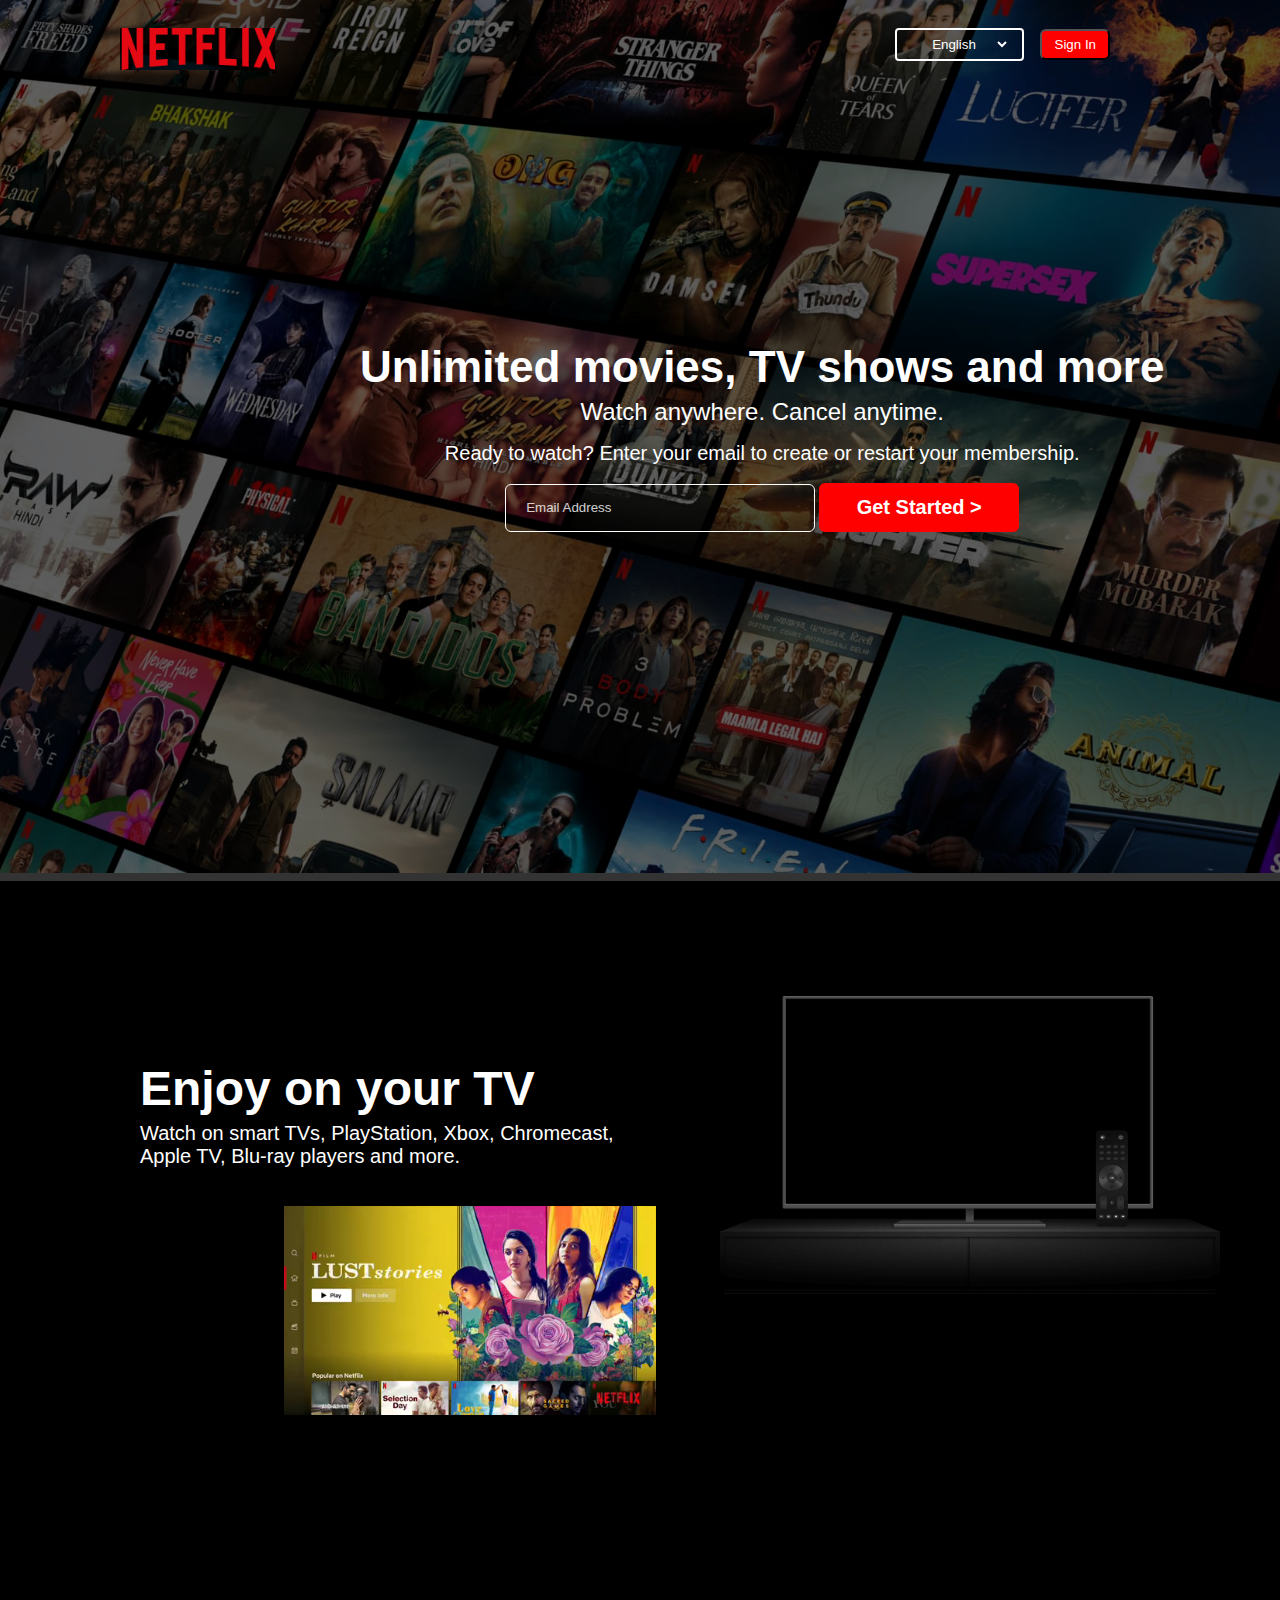
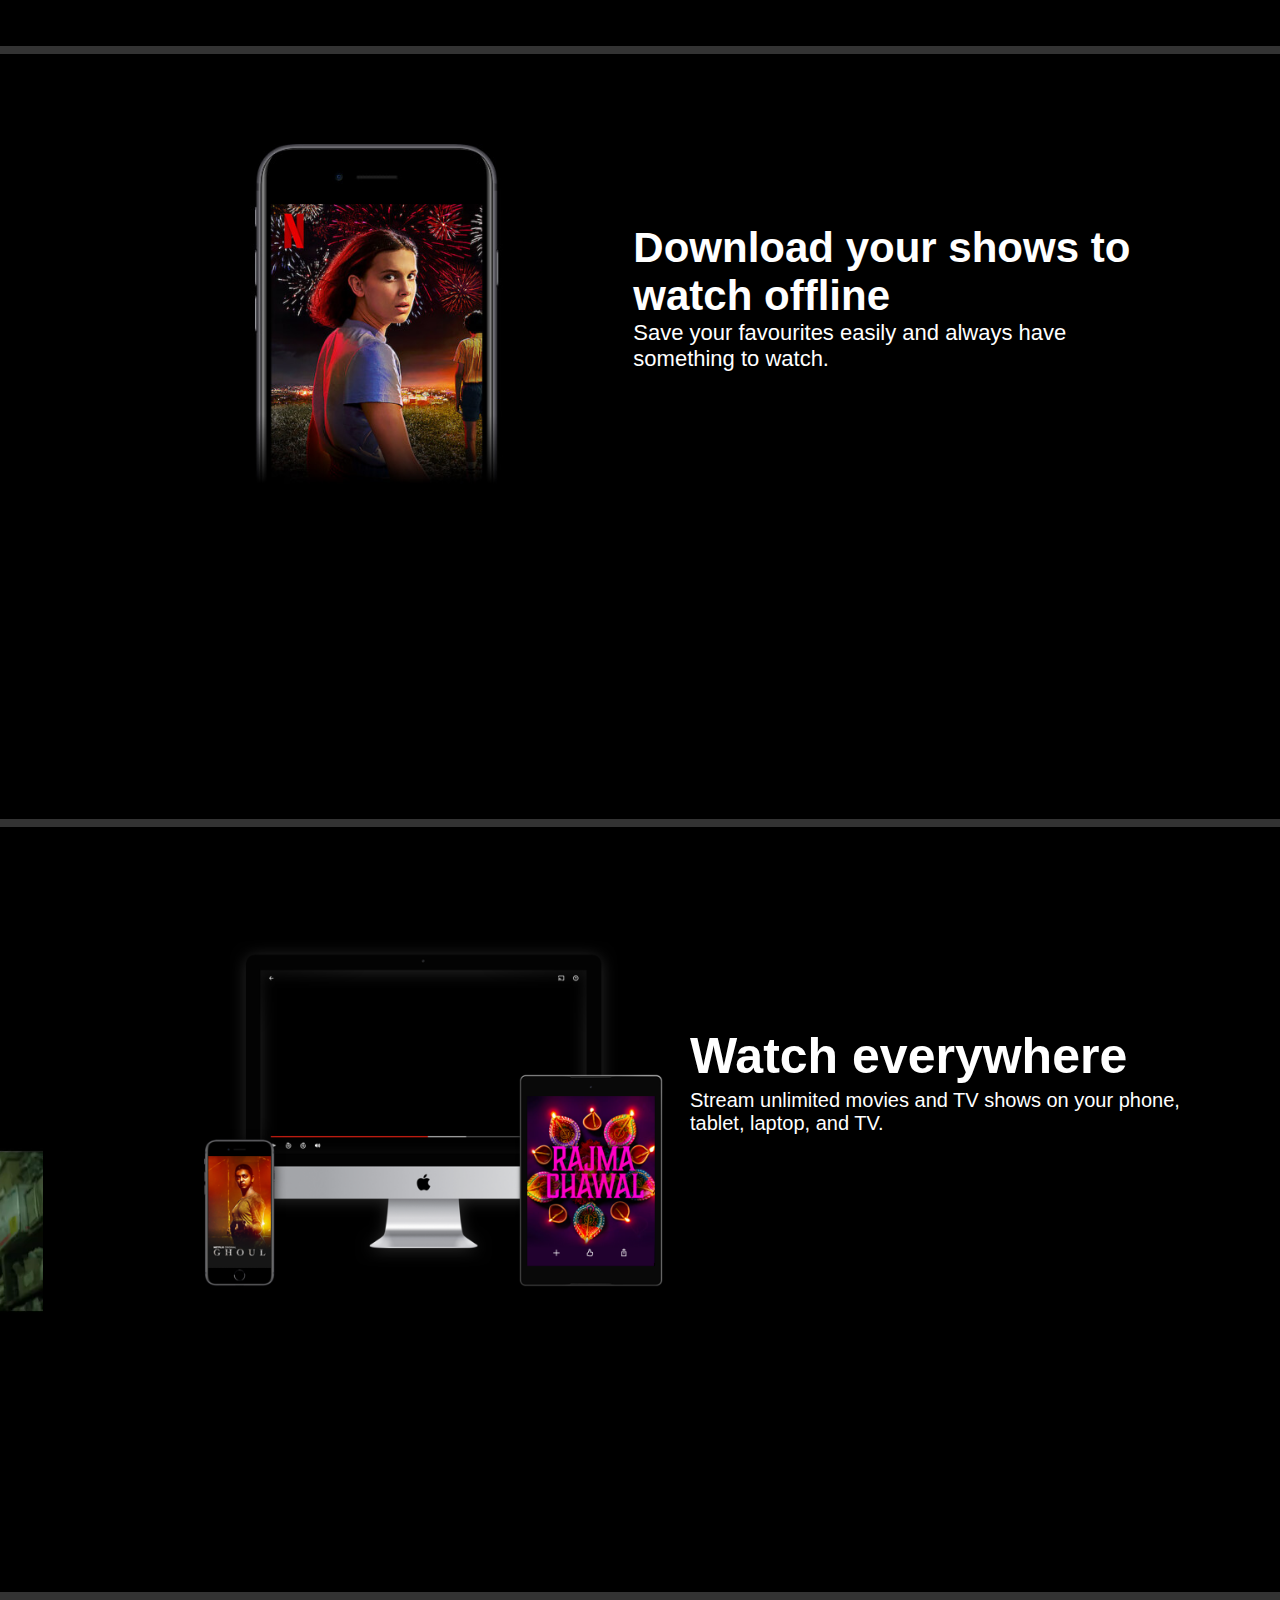
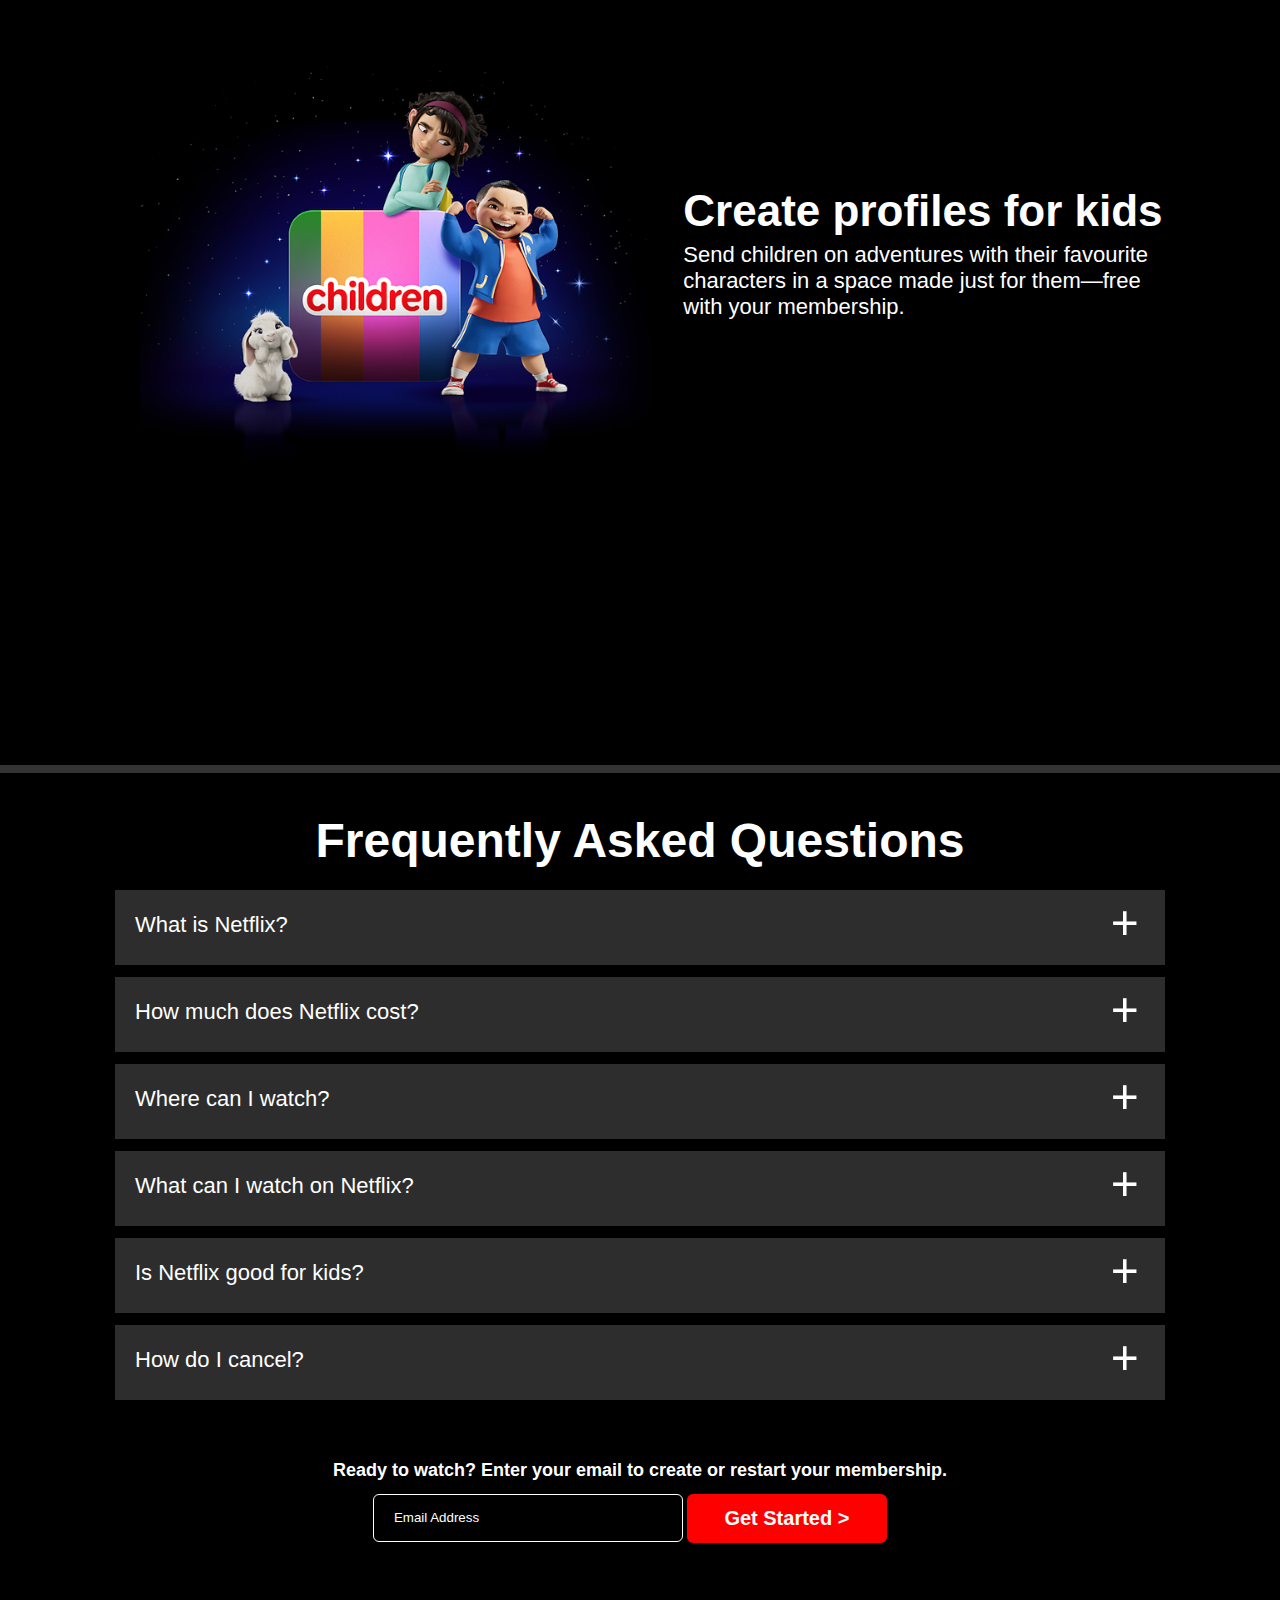
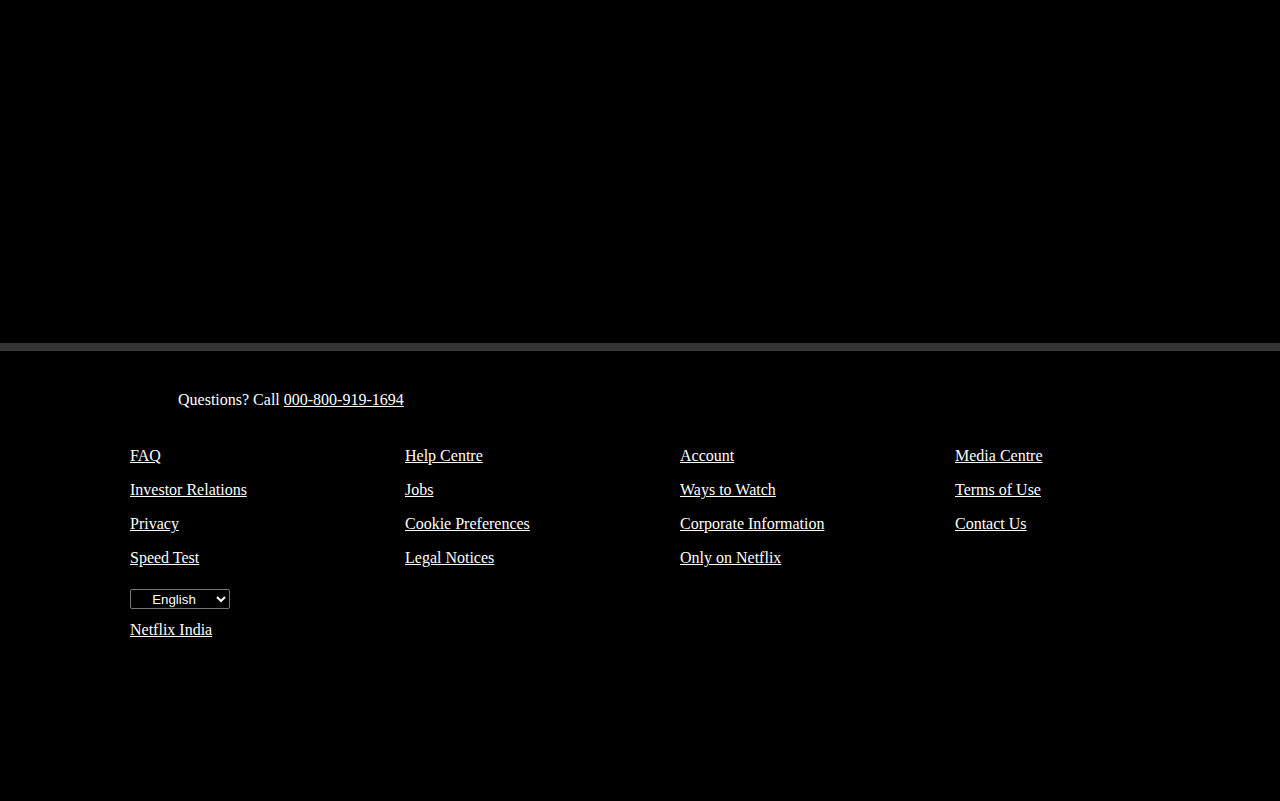
<file: Netflix/index.html>
<!DOCTYPE html>
<html lang="en">
<head>
    <meta charset="UTF-8">
    <!-- <meta name="viewport" content="width=device-width, initial-scale=1.0"> -->
    <title>Netflix Clone</title>
    <link rel="stylesheet" href="style.css">
</head>
<body>
   
    
   <div class="main1">
   
       <div class="bgbackground">
        <div class="background">

        </div>
       
</div>
 </div>
 <div class="navbar">
     <div class="logo"> <img src="image/logo.png" alt="" height="42"></div>
     <div class="buttons">
         <button style="background: transparent;"><select name="" id="">
            <option value="">English</option>
            <option value="">Hindi</option>
         </select></button>
         <button style="background-color: red; color: white; border-radius: 6px;">Sign In</button></div>
 </div>
 <div class="text">
    <h1>Unlimited movies, TV shows and more</h1>
    <h3>Watch anywhere. Cancel anytime.</h3>
    <h4>Ready to watch? Enter your email to create or restart your membership.
    </h4>
    <input type="text" placeholder="Email Address">
    <button>Get Started ></button>
 </div>
 <hr style="background-color: rgb(0, 0, 0); border: 10p solid red; padding: 4px 0px; opacity: 0.8; outline: none; border: none;">
 <div class="section1">
     <div class="firstsection">
         
         <div class="left1">
             <h1>Enjoy on your TV</h1>
             <h4>Watch on smart TVs, PlayStation, Xbox, Chromecast, 
                 Apple TV, Blu-ray players and more.</h4>
                </div>
                <div class="img1">
                    <img src="image/bg1tv.png" alt="" >
                    <video src="videos\video-tv-in-0819.m4v" autoplay loop  muted></video>
                    
                </div>
            </div>
            
        </div>
        <hr style="background-color: rgb(0, 0, 0); border: 10p solid red; padding: 4px 0px; opacity: 0.8; outline: none; border: none;">
        <div class="section2">
            <div class="secondsection">
                <div class="img2">
                    <img src="image/bg1.jpg" alt="" height="400">
                    
                </div>
                <div class="right2">
                    <h1>Download your shows to watch offline</h1>
                    <h4>Save your favourites easily and always have something to watch.</h4>
                    
                </div>
            </div>
        </div>
        <hr style="background-color: rgb(0, 0, 0); border: 10p solid red; padding: 4px 0px; opacity: 0.8; outline: none; border: none;">
        <div class="section3">
            <div class="thirdsection">
                
                <div class="image3">
                    <img src="image/bg2tv.png" alt="" height="400">
                    <video src="videos\video-devices-in.m4v" autoplay loop width="320" muted></video>
                    
                </div>
                <div class="right3">
                    <h1>Watch everywhere</h1>
                    <h4>Stream unlimited movies and TV shows on your phone, tablet, laptop, and TV.</h4>
                </div>
            </div>
            
        </div>
        <hr style="background-color: rgb(0, 0, 0); border: 10p solid red; padding: 4px 0px; opacity: 0.8; outline: none; border: none;">
        <div class="section4">
            <div class="fourthsection">
                <div class="img4">
                    <img src="image/children.png" alt="" height="400">
                    
                </div>
                <div class="right4">
                    <h1>Create profiles for kids</h1>
                    <h4>Send children on adventures with their favourite characters in a space made just for them—free with your membership.</h4>
                    
                </div>
            </div>
        </div>
        <hr style="background-color: rgb(0, 0, 0); border: 10p solid red; padding: 4px 0px; opacity: 0.8; outline: none; border: none;">
        <div class="section5">
            <div class="fifthsection">
                <div class="heading"><h1>Frequently Asked Questions</h1></div>
                <div class="box">
                    <div class="container"><h1>What is Netflix?</h1><span>+</span></div>
                    <div class="container"><h1>How much does Netflix cost?</h1><span>+</span></div>
                    <div class="container"><h1>Where can I watch?</h1><span>+</span></div>
                    <div class="container"><h1>What can I watch on Netflix?</h1><span>+</span></div>
                    <div class="container"><h1>Is Netflix good for kids?</h1><span>+</span></div>
                    <div class="container"><h1>How do I cancel?</h1><span>+</span></div>
                </div>
                <div class="emails">

                    <h4>Ready to watch? Enter your email to create or restart your membership.
                    </h4>
                    <input type="text" placeholder="Email Address">
                    <button>Get Started ></button>
                </div>
                
            </div>
        </div>
        <hr style="background-color: rgb(0, 0, 0); border: 10p solid red; padding: 4px 0px; opacity: 0.8; outline: none; border: none;">
        <div class="section6">
            <span style="color :white">Questions? Call <a href="">000-800-919-1694</a></span>
            <div class="box2">

                <div class="conatiner1"><p><a href="">FAQ</a></p>
                    <p><a href="">Investor Relations</a></p>
                    <p><a href="">Privacy</a></p>
                    <p><a href="">Speed Test</a></p>
                    <button style="background: transparent;"><select name="" id="">
                        <option value="">English</option>
                        <option value="">Hindi</option>
                    </select></button><p><a href="">Netflix India</a></p></div>
                    <div class="conatiner1"><p><a href="">Help Centre</a></p><p><a href="">Jobs</a></p><p><a href="">
                        Cookie Preferences</a></p><p><a href="">Legal Notices</a></p></div>
                    <div class="conatiner1"><p><a href="">Account</a></p><p><a href="">Ways to Watch</a></p><p><a href="">Corporate Information</a></p><p><a href="">Only on Netflix</a></p></div>
                    <div class="conatiner1"><p><a href="">
                        Media Centre</a></p><p><a href="">Terms of Use</a></p><p><a href="">Contact Us</a></p></div>
            </div>

        </div>
    </body>
</html>
</file>
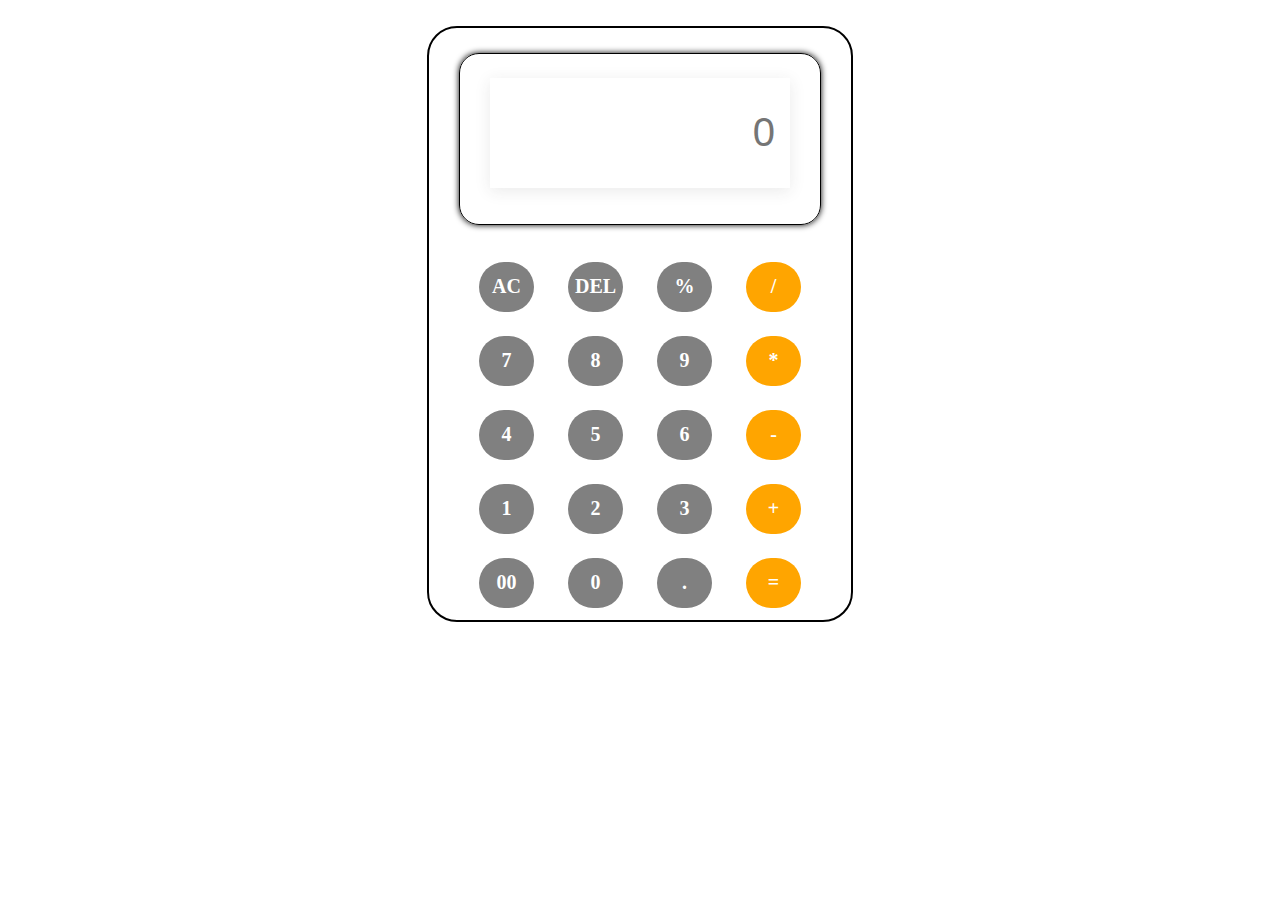
<file: calculator.html>
<!DOCTYPE html>
<html lang="en">

<head>
    <meta charset="UTF-8">
    <meta name="viewport" content="width=device-width, initial-scale=1.0">
    <title>Calculator</title>
    <link rel="stylesheet" href="style1.css">
</head>

<body>
    <div style="border: 2px solid black; text-align: center; border-radius: 30px; ">
        <div class="input1">
            <div><input type="text" placeholder="0" id="inputvalue"></div>
        </div>


        <div class="symbols">
            <button  onclick="Cancel()">AC</button>
            <button  onclick="Delete()">DEL</button>
            <button onclick="symbols('%')">%</button>
            <button style=" color: white; background-color: orange;" onclick="symbols('/')">/</button>
        </div>
        <div>
            <button onclick="addtodisplay(7)">7</button>
            <button onclick="addtodisplay(8)">8</button>
            <button onclick="addtodisplay(9)">9</button>
            <button style="color: white; background-color: orange;" onclick="symbols('*')">*</button>
        </div>
        <div>
            <button onclick="addtodisplay(4)">4</button>
            <button onclick="addtodisplay(5)">5</button>
            <button onclick="addtodisplay(6)">6</button>
            <button style=" color: white; background-color: orange;" onclick="symbols('-')">-</button>
        </div>
        <div>
            <button onclick="addtodisplay(1)">1</button>
            <button onclick="addtodisplay(2)">2</button>
            <button onclick="addtodisplay(3)">3</button>
            <button style=" color: white; background-color: orange;" onclick="symbols('+')">+</button>

        </div>
        <div>
            <button onclick="addtodisplay('00')">00</button>
            <button onclick="addtodisplay(0)">0</button>
            <button onclick="addtodisplay('.')" >.</button>
            <button style=" color: white; background-color: orange;" onclick="result1()">=</button>
        </div>
    </div>

    <script src="Script1.js">
        </script>
</body>

</html>
</file>
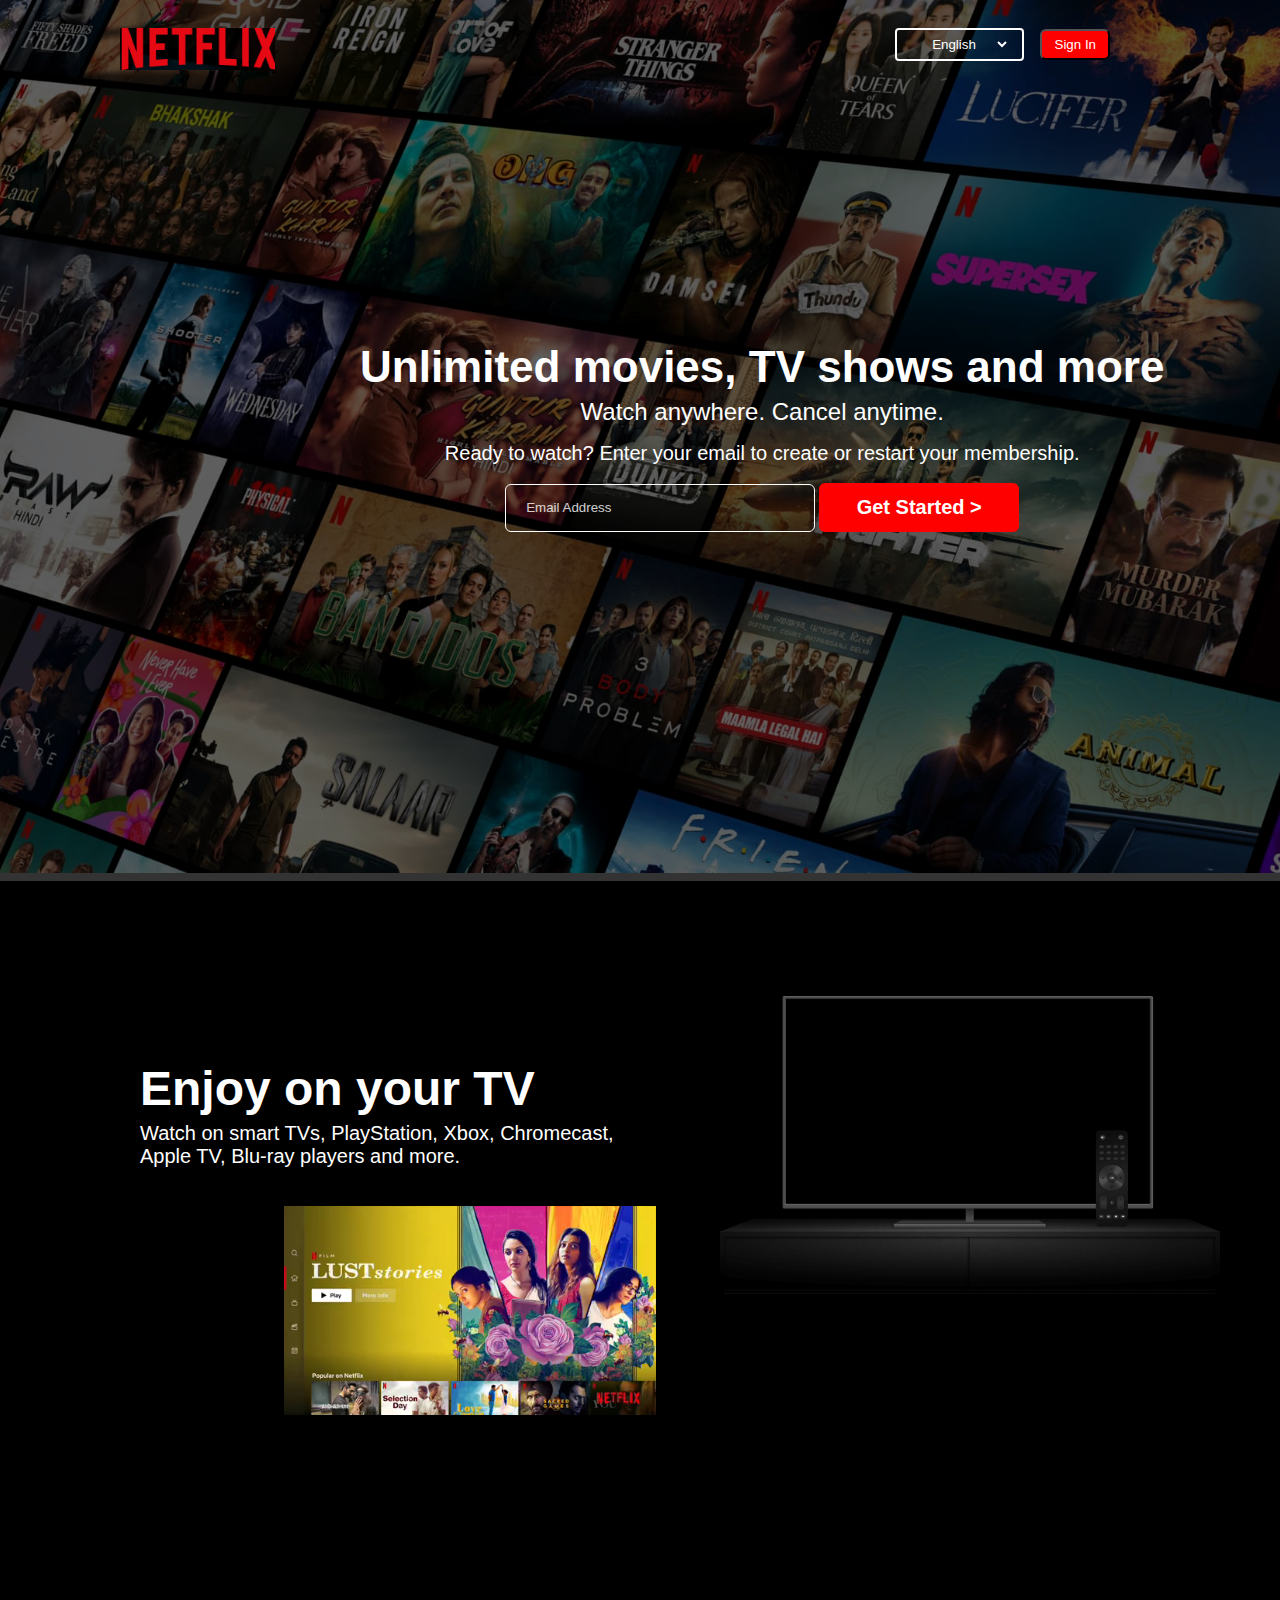
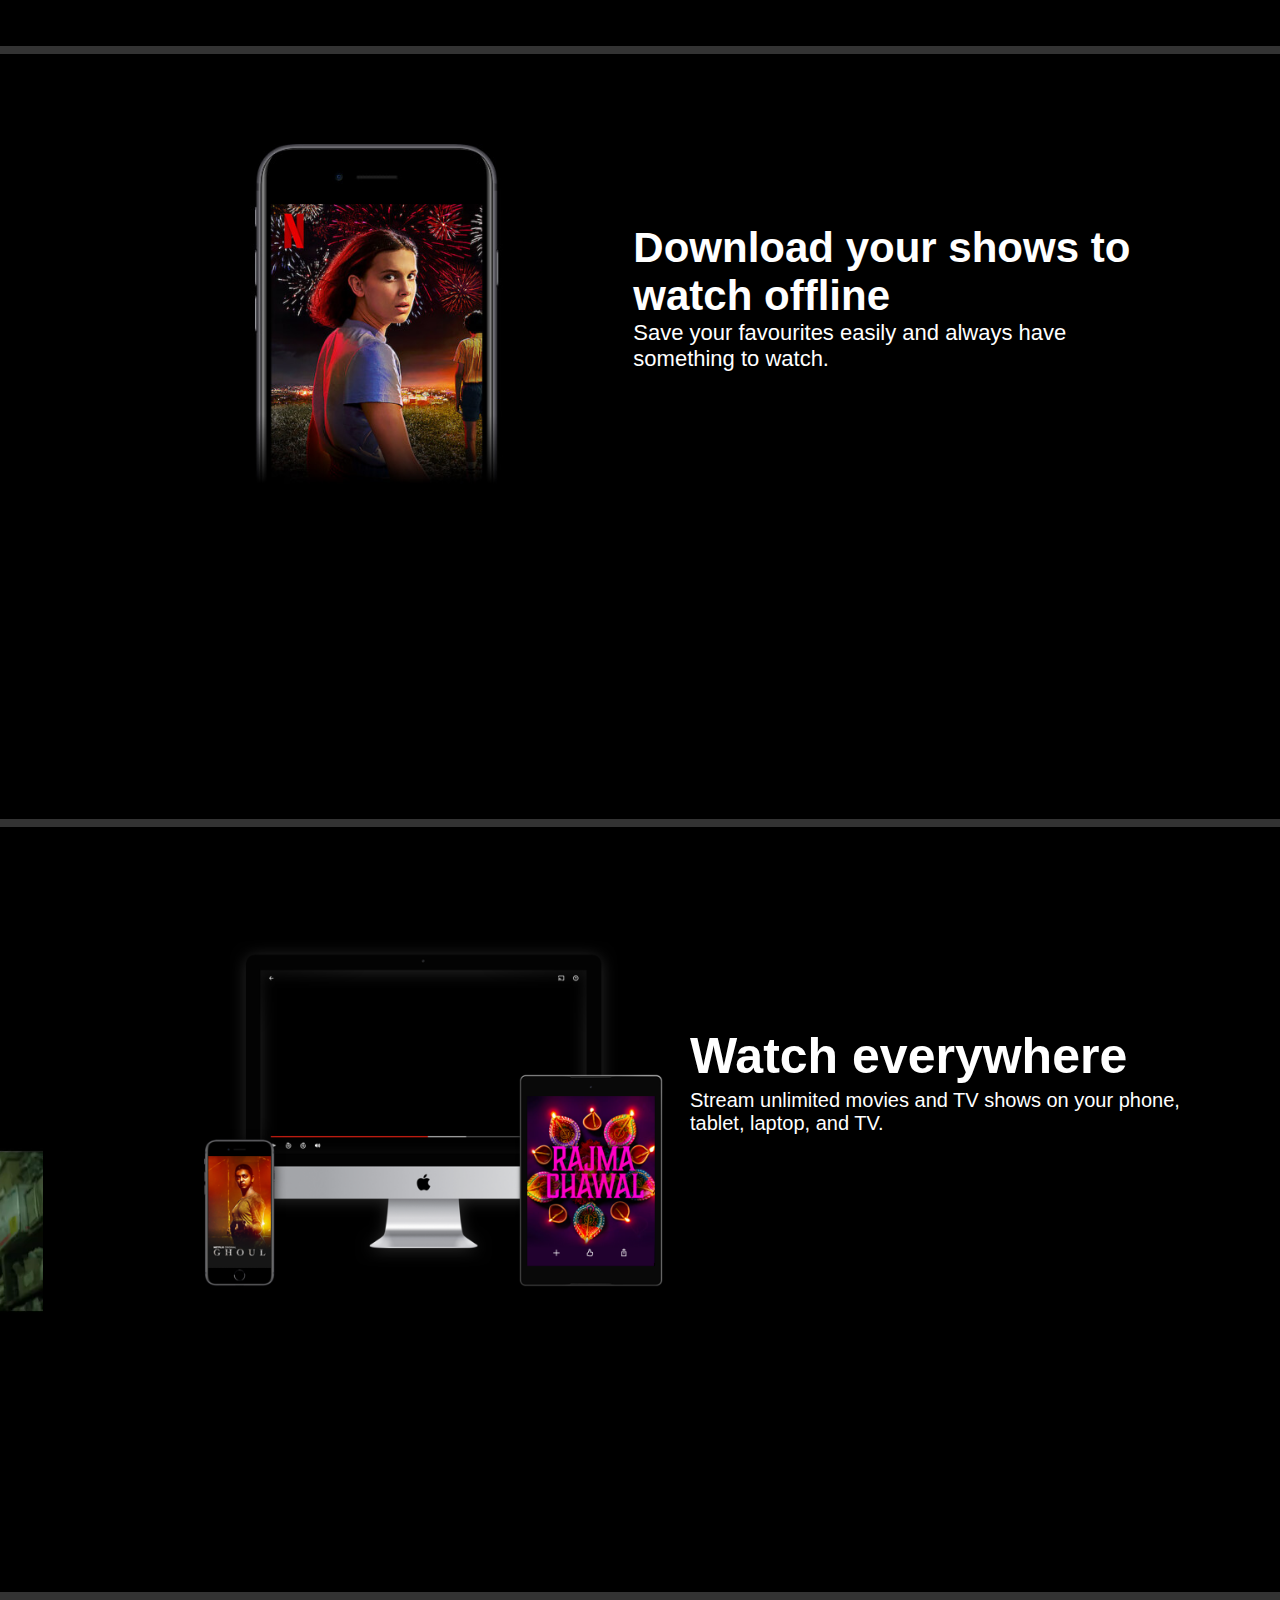
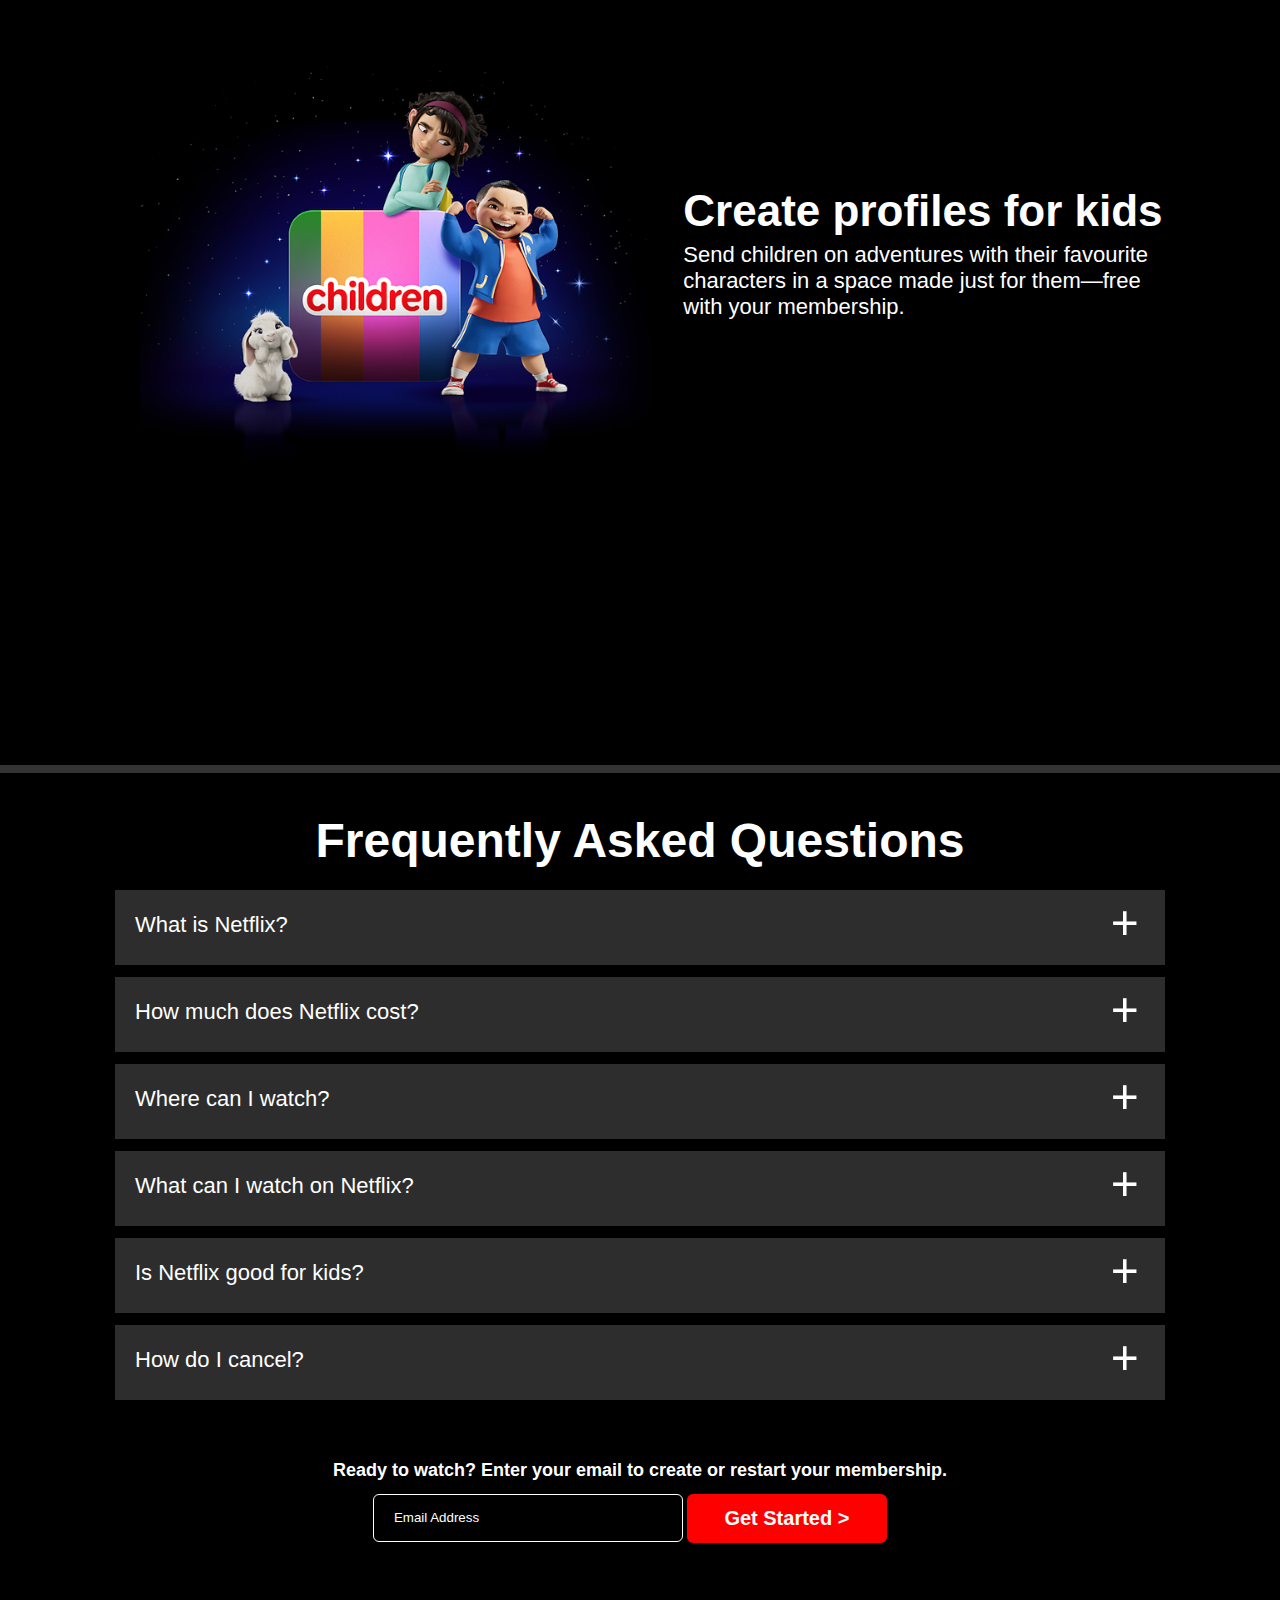
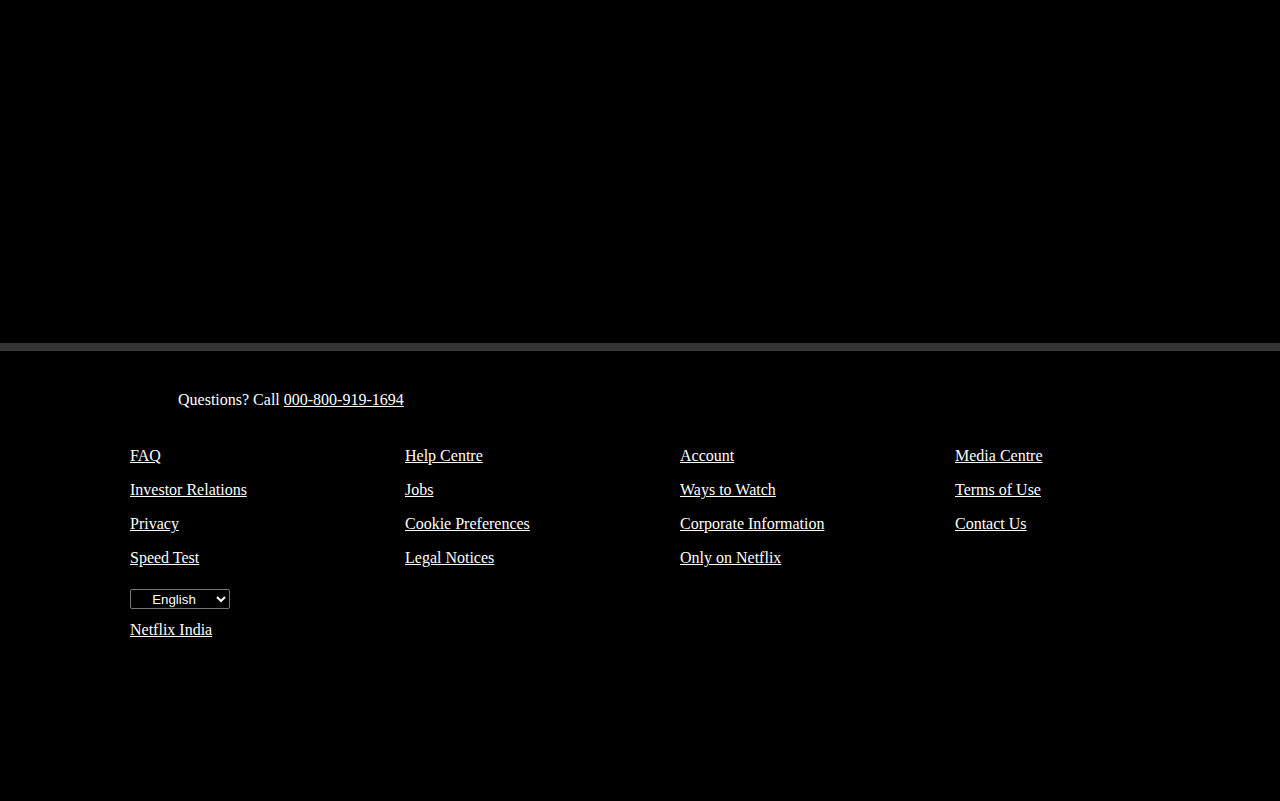
<file: Netflix.html>
<!DOCTYPE html>
<html lang="en">
<head>
    <meta charset="UTF-8">
    <!-- <meta name="viewport" content="width=device-width, initial-scale=1.0"> -->
    <title>Netflix Clone</title>
    <link rel="stylesheet" href="netflixstyle.css">
</head>
<body>
   
    
   <div class="main1">
   
       <div class="bgbackground">
        <div class="background">

        </div>
       
</div>
 </div>
 <div class="navbar">
     <div class="logo"> <img src="image/logo.png" alt="" height="42"></div>
     <div class="buttons">
         <button style="background: transparent;"><select name="" id="">
            <option value="">English</option>
            <option value="">Hindi</option>
         </select></button>
         <button style="background-color: red; color: white; border-radius: 6px;">Sign In</button></div>
 </div>
 <div class="text">
    <h1>Unlimited movies, TV shows and more</h1>
    <h3>Watch anywhere. Cancel anytime.</h3>
    <h4>Ready to watch? Enter your email to create or restart your membership.
    </h4>
    <input type="text" placeholder="Email Address">
    <button>Get Started ></button>
 </div>
 <hr style="background-color: rgb(0, 0, 0); border: 10p solid red; padding: 4px 0px; opacity: 0.8; outline: none; border: none;">
 <div class="section1">
     <div class="firstsection">
         
         <div class="left1">
             <h1>Enjoy on your TV</h1>
             <h4>Watch on smart TVs, PlayStation, Xbox, Chromecast, 
                 Apple TV, Blu-ray players and more.</h4>
                </div>
                <div class="img1">
                    <img src="image/bg1tv.png" alt="" >
                    <video src="videos\video-tv-in-0819.m4v" autoplay loop  muted></video>
                    
                </div>
            </div>
            
        </div>
        <hr style="background-color: rgb(0, 0, 0); border: 10p solid red; padding: 4px 0px; opacity: 0.8; outline: none; border: none;">
        <div class="section2">
            <div class="secondsection">
                <div class="img2">
                    <img src="image/bg1.jpg" alt="" height="400">
                    
                </div>
                <div class="right2">
                    <h1>Download your shows to watch offline</h1>
                    <h4>Save your favourites easily and always have something to watch.</h4>
                    
                </div>
            </div>
        </div>
        <hr style="background-color: rgb(0, 0, 0); border: 10p solid red; padding: 4px 0px; opacity: 0.8; outline: none; border: none;">
        <div class="section3">
            <div class="thirdsection">
                
                <div class="image3">
                    <img src="image/bg2tv.png" alt="" height="400">
                    <video src="videos\video-devices-in.m4v" autoplay loop width="320" muted></video>
                    
                </div>
                <div class="right3">
                    <h1>Watch everywhere</h1>
                    <h4>Stream unlimited movies and TV shows on your phone, tablet, laptop, and TV.</h4>
                </div>
            </div>
            
        </div>
        <hr style="background-color: rgb(0, 0, 0); border: 10p solid red; padding: 4px 0px; opacity: 0.8; outline: none; border: none;">
        <div class="section4">
            <div class="fourthsection">
                <div class="img4">
                    <img src="image/children.png" alt="" height="400">
                    
                </div>
                <div class="right4">
                    <h1>Create profiles for kids</h1>
                    <h4>Send children on adventures with their favourite characters in a space made just for them—free with your membership.</h4>
                    
                </div>
            </div>
        </div>
        <hr style="background-color: rgb(0, 0, 0); border: 10p solid red; padding: 4px 0px; opacity: 0.8; outline: none; border: none;">
        <div class="section5">
            <div class="fifthsection">
                <div class="heading"><h1>Frequently Asked Questions</h1></div>
                <div class="box">
                    <div class="container"><h1>What is Netflix?</h1><span>+</span></div>
                    <div class="container"><h1>How much does Netflix cost?</h1><span>+</span></div>
                    <div class="container"><h1>Where can I watch?</h1><span>+</span></div>
                    <div class="container"><h1>What can I watch on Netflix?</h1><span>+</span></div>
                    <div class="container"><h1>Is Netflix good for kids?</h1><span>+</span></div>
                    <div class="container"><h1>How do I cancel?</h1><span>+</span></div>
                </div>
                <div class="emails">

                    <h4>Ready to watch? Enter your email to create or restart your membership.
                    </h4>
                    <input type="text" placeholder="Email Address">
                    <button>Get Started ></button>
                </div>
                
            </div>
        </div>
        <hr style="background-color: rgb(0, 0, 0); border: 10p solid red; padding: 4px 0px; opacity: 0.8; outline: none; border: none;">
        <div class="section6">
            <span style="color :white">Questions? Call <a href="">000-800-919-1694</a></span>
            <div class="box2">

                <div class="conatiner1"><p><a href="">FAQ</a></p>
                    <p><a href="">Investor Relations</a></p>
                    <p><a href="">Privacy</a></p>
                    <p><a href="">Speed Test</a></p>
                    <button style="background: transparent;"><select name="" id="">
                        <option value="">English</option>
                        <option value="">Hindi</option>
                    </select></button><p><a href="">Netflix India</a></p></div>
                    <div class="conatiner1"><p><a href="">Help Centre</a></p><p><a href="">Jobs</a></p><p><a href="">
                        Cookie Preferences</a></p><p><a href="">Legal Notices</a></p></div>
                    <div class="conatiner1"><p><a href="">Account</a></p><p><a href="">Ways to Watch</a></p><p><a href="">Corporate Information</a></p><p><a href="">Only on Netflix</a></p></div>
                    <div class="conatiner1"><p><a href="">
                        Media Centre</a></p><p><a href="">Terms of Use</a></p><p><a href="">Contact Us</a></p></div>
            </div>

        </div>
    </body>
</html>
</file>
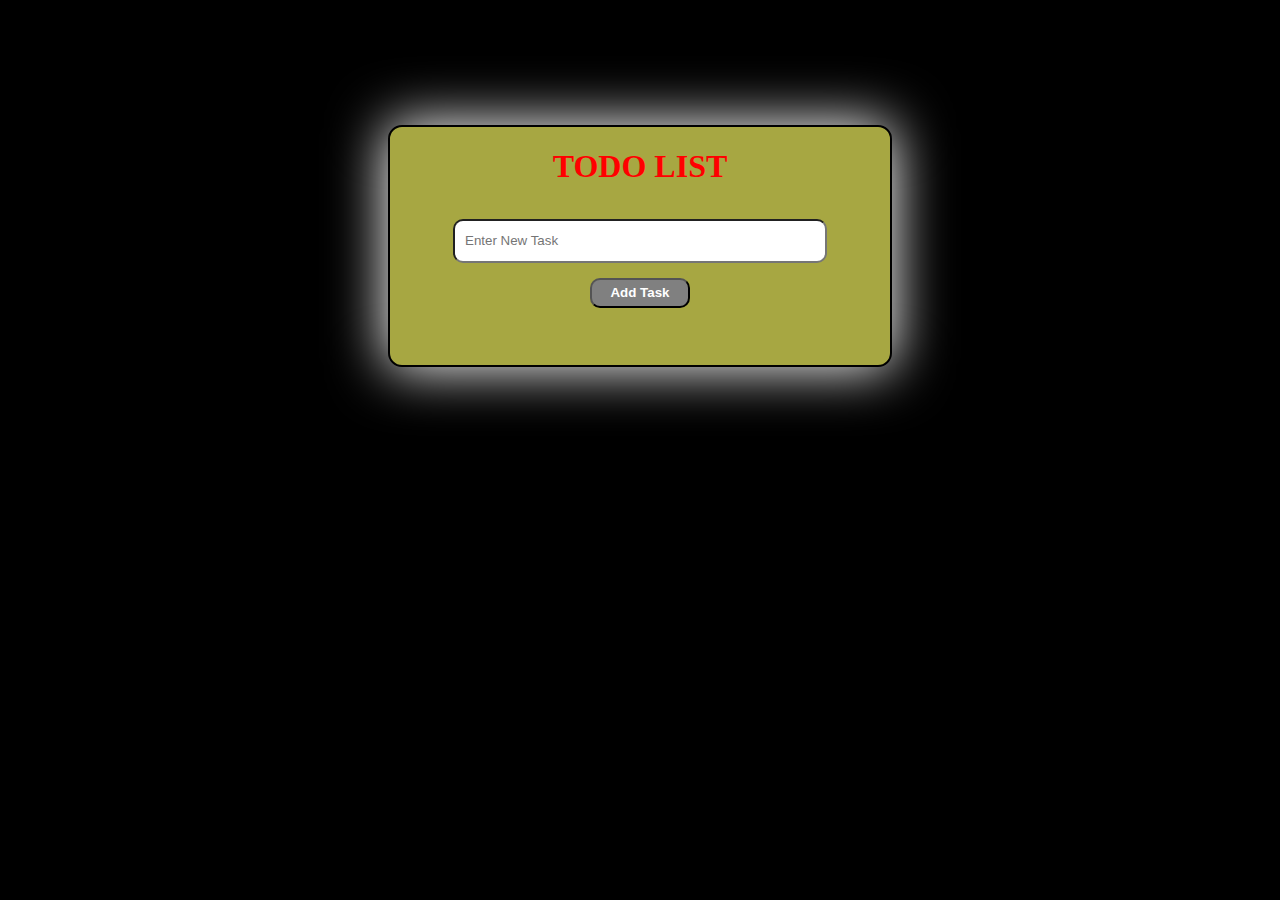
<file: files/todolist.html>
<!DOCTYPE html>
<html lang="en">

<head>
    <meta charset="UTF-8">
    <meta name="viewport" content="width=device-width, initial-scale=1.0">
    <title>Todo List</title>
    <style>
        body{
            background-color: black;
        }
        .box {
            display: flex;
    flex-direction: column;
    width: 500px;
    /* height: 300px; */
    max-height: 1000px;
    border: 2px solid black;
    margin: 125px auto;
    align-items: center;
    border-radius: 14px;
    background: #a7a742;
    box-shadow: 0px 0px 56px 2px white;
        }

        .box input[type=text] {
            position: relative;
            top: 12px;
            width: 350px;
            height: 40px;
            border-radius: 10px;
            padding: 0px 10px;
        }

        .box .btn{
            position: relative;
            top: 27px;
            width: 100px;
            height: 30px;
            border-radius: 10px;
            background-color: grey;
            color: white;
            font-weight: bold;
        }
        .box .btn:hover{
            /* color: red; */
            background-color: black;
        }

        ul li {

            font-size: 20px;


        }

        .unorder {
            display: flex;
            flex-direction: column;
            width: 100px;

            margin: 42px auto;
            font-size: 20px;

            width: 400px;
            position: relative;
            left: 18px;
            box-sizing: border-box;

        }

        .btn2 {
            position: relative;
            bottom: 40px;
            left: 239px;
            height: 30px;
            border-radius: 10px;
            background-color: red;
            color: white;
        }

        .btn1 {
            position: relative;
            left: 235px;
            bottom: 40px;
            height: 30px;
            border-radius: 12px;
            background-color: yellowgreen;
        }

        .list1 {
            list-style: none;
            border: 2px solid black;
            background-color: #333;
            height: 50px;
            position: relative;
            top: 0px;
            right: 14px;
            padding: 4px 19px;
            border-radius: 10px;
            font-size: 27px;
            box-sizing: border-box;
            color: white;
        }
        .box h1{
            color: red;
        }
    
    </style>
</head>

<body>
    <div class="box">
        <h1>TODO LIST</h1>
        <input type="text" placeholder="Enter New Task" id="input">
        <button onclick="clickMe()" class="btn">Add Task</button>
        <div class="unorder" id="list"></div>
    </div>

    <script>
        var list = document.getElementById("list")
        var idcounter = 0;
        // var number=0;

        function clickMe() {
            var input1 = document.getElementById("input")
            var unorder = document.getElementById("order")
            var itemId = "list" + idcounter++;
            // var number1=++number
            list.innerHTML += `<div style="display:inline;"><li class="list1" id="${itemId}">${input1.value}</li> <button class="btn1" onclick="completeButton('${itemId}')">Complete</button><button class="btn2" onclick="remove('${itemId}')">Remove</button></div>`
            input.value = '';
        }

        function completeButton(itemId) {
            var listItem = document.getElementById(itemId); // Get the list item by its id
            listItem.style.textDecoration = "line-through"; // Apply styling to the list item
            listItem.style.color="red"
            // listItem.style.background="white"
        }

        function remove(itemId) {
            var listItem = document.getElementById(itemId); // Get the list item by its id
            listItem.parentNode.remove(); // Remove the parent element (which contains the list item and buttons)
        }




    </script>
</body>

</html>
</file>
<file: Netflix/style.css>
/* Default styles */
* {
    padding: 0;
    margin: 0;
    box-sizing: border-box;
}

.main1 {
    height: 97vh;
    background-image: url('image/bg.png');
    background-repeat: no-repeat;
    background-position: center;
    background-size: cover;
}

.background, .bgbackground {
    background-color: black;
    height: 97vh;
    opacity: 0.5;
}

.navbar {
    display: flex;
    justify-content: space-between;
    margin: 0 auto;
}

.logo {
    position: absolute;
    top: 28px;
    left: 120px;
}

.buttons {
    position: absolute;
    top: 28px;
    right: 170px;
    font-size: 22px;
}

.buttons button {
    padding: 6px 12px 6px 13px;
}

.buttons button:first-child {
    border: 2px solid white;
    border-radius: 4px;
    margin: 0 10px;
    font-size: 14px;
}

.buttons button select {
    background: transparent;
    color: white;
    width: 100px;
    outline: none;
    border: none;
}

.buttons button select option {
    color: black;
    font-size: 16px;
    text-align: center;
}

.text {
    color: white;
    position: absolute;
    top: 38vh;
    left: 360px;
    text-align: center;
}

.text h1 {
    font-size: 44px;
    font-weight: bold;
    font-family: 'Segoe UI', Tahoma, Geneva, Verdana, sans-serif;
}

.text h3 {
    font-family: 'Segoe UI', Tahoma, Geneva, Verdana, sans-serif;
    margin: 6px 0;
    font-size: 24px;
    font-weight: normal;
}

.text h4 {
    font-family: 'Segoe UI', Tahoma, Geneva, Verdana, sans-serif;
    margin: 16px 0;
    font-size: 20px;
    font-weight: normal;
}

.text input[type=text] {
    width: 310px;
    border-radius: 6px;
    height: 48px;
    background: transparent;
    border: 1px solid white;
    outline: none;
    padding: 0 20px;
    color: white;
}

.text ::placeholder {
    color: white;
    opacity: 0.8;
}

.text button {
    position: relative;
    top: 2px;
    border-radius: 6px;
    outline: none;
    border: none;
    width: 200px;
    height: 49px;
    color: white;
    background-color: red;
    font-weight: bold;
    font-size: 20px;
}

/* Media queries for responsiveness */
@media screen and (max-width: 768px) {
    .logo {
        left: 20px;
    }
    
    .buttons {
        right: 20px;
    }

    .text {
        top: 20vh;
        left: 50%;
        transform: translateX(-50%);
    }

    .text input[type=text] {
        width: 80%;
        max-width: 300px;
    }
}

    /* Section 1 */
.section1{
    display: flex;
    flex-direction: column;
    background-color: black;
    height: 85vh;
}
.firstsection{
    display: flex;
    justify-content:space-around;



}
/* Default styles for .left1 and .img1 */
/* Default styles for .left1 and .img1 */
.left1 {
    max-width: 500px;
    color: white;
    position: relative;
    top: 180px;
    left: 140px;
    font-family: 'Segoe UI', Tahoma, Geneva, Verdana, sans-serif;
}

.left1 h1 {
    font-size: 48px;
    font-weight: bold;
}

.left1 h4 {
    margin: 6px 0px;
    font-size: 20px;
    font-weight: normal;
}

.img1 video {
    height: 209px; /* Adjusted height for responsiveness */
    position: relative;
    bottom: 54px;
    right: 216px;
}

.img1 img {
    height: 375px;
    position: relative;
    top: 40px;
    left: 220px;
    z-index: 10;
}

/* Responsive adjustments */
@media screen and (max-width: 1200px){
    .left1 {
        max-width: 400px;
        left: 100px;
    }

    .img1 video {
        width: 280px;
        right: 150px;
    }

    .img1 img {
        left: 120px;
    }
}

@media screen and (max-width: 992px) {
    .left1 {
        max-width: 300px;
        left: 50px;
    }

    .img1 video {
        width: 220px;
        right: 100px;
    }

    .img1 img {
        left: 80px;
    }
}

@media screen and (max-width: 768px) {
    .left1 {
        max-width: 250px;
        left: 30px;
        top: 120px; /* Adjusted top position */
    }

    .img1 video {
        width: 180px;
        right: 50px;
    }

    .img1 img {
        left: 40px;
    }
}


/* Add more media queries as needed for smaller devices */

    .section2{
        display: flex;
        flex-direction: column;
        background-color: black;
        height: 85vh;
        /* color:white */
    }
    .secondsection{
        display: flex;
    }
    .right2 h1{
        font-size: 42px;
        

    }
    .right2 h4{
        font-size: 22px;
        font-weight: normal;

    }
    .right2{
        color:white;
        max-width: 500px;
        position: relative;
        top: 170px;
        left: 100px;
        font-family:'Segoe UI', Tahoma, Geneva, Verdana, sans-serif; ;
    }
    .img2{
        position: relative;
        left: 110px;
        top: 30px;
    }

    /* Section3 */
    .section3{
        display: flex;
        flex-direction: column;
        background-color: black;
        height: 85vh;
    }
    .thirdsection{
        display: flex;
        justify-content:space-around;
    
    
    
    }
    .right3{
        max-width: 500px;
        color:white;
        position: relative;
        top: 200px;
        right: 90px;
        /* margin: 15% 75px; */
        font-family: 'Segoe UI', Tahoma, Geneva, Verdana, sans-serif;
        
        }
        .right3 h1{
            font-size: 50px;
            font-weight: bold;
            
        }
        .right3 h4{
            margin: 4px 0px;
            font-size: 20px;
            font-weight: normal;
        }
        .image3 video{
            position: relative;
            bottom: 90px;
        
            right: 277px;
            /* width: 450px; */
            
        }
        .image3 img{
            position: relative;
            top: 100px;
            left: 160px;
            z-index: 10;
        }
        /* Section 4*/

        .section4{
            display: flex;
            flex-direction: column;
            background-color: black;
            height: 85vh;
            /* color:white */
        }
        .fourthsection{
            display: flex;
        }
        .right4 h1{
            font-size: 44px;
            margin: 6px 0px;
            
    
        }
        .right4 h4{
            font-size: 22px;
            font-weight: normal;
    
        }
        .right4{
            color:white;
            max-width: 500px;
            position: relative;

            top: 180px;
            left: 150px;
            font-family:'Segoe UI', Tahoma, Geneva, Verdana, sans-serif; ;
        }
        .img4{
            position: relative;
            left: 140px;
            top: 60px;
        }
        .section5{
            display: flex;
            flex-direction: column;
            background-color: black;
            height: 130vh;
            color:white
        }
        .fifthsection{
            display: flex;
            flex-direction: column;
            align-items: center;
        }
        .heading{
            position: relative;
            top: 40px;
        }
        .heading h1{
            font-size: 48px;
            font-family: 'Segoe UI', Tahoma, Geneva, Verdana, sans-serif;
        }
        .box{
            display: flex;
            flex-direction: column;
        }
        .container{
            position: relative;
            top: 56px;
            /* border: 2px solid red; */
            width: 1050px;
            height: 75px;
            margin: 6px 0px;
            padding: 22px 20px;
            background-color:rgb(45, 45, 45);
            /* opacity: 0.8; */
        }
        .container h1{
            position: relative;
            color: white;
            font-family: 'Segoe UI', Tahoma, Geneva, Verdana, sans-serif;
            font-weight: normal;
            font-size: 22px;
            opacity: 10;
        }
        .container span{
            position: relative;
            float:right;
            font-size: 50px;
            font-weight: bold;
            bottom: 44px;
            right: 6px;
            cursor: pointer;
        }
        .container:hover{
            background-color: #4e4c4c;
        }
        .emails{
            /* display: flex; */
            position: relative;
            top: 100px;

        }
        .emails input[type=text]{
            position: relative;
            left: 40px;
            width: 310px;
            border-radius: 6px;
            height: 48px;
            background: transparent;
            border: 1px solid white;
            outline: none;
            padding: 0px 20px;
            color: white;
            
        }
        .emails ::placeholder{
            color: white;
            /* opacity: 0.8; */
        }
        .emails button{
            position: relative;
            top: 3px;
            left: 40px;
            border-radius: 6px;
            outline: none;
            border: none;
            width: 200px;
            height: 49px;
            color: white;
            background-color: red;
            font-weight: bold;
            font-size: 20px;
           
        }
    .emails h4{
        font-size: 18px;
        font-family: 'Segoe UI', Tahoma, Geneva, Verdana, sans-serif;
        margin: 10px 0px;
    }
    .section6{
        display: flex;
        flex-direction: column;
        background-color: black;
        height: 50vh;

    }

    .section6 a{
        color: white
    }
.box2{
    display: flex;
    margin: 30px 0px;
    max-width: 1100px;
    margin: 70px auto;
    /* flex-direction: column; */
}
.conatiner1{
    width: 400px;
    display: flex;
    flex-direction: column;
    /* border: 2px solid red; */
    /* align-items: center; */
    position: relative;
    left: 40px;

}
.conatiner1 button{
    margin: 14px 0px;
    width: 100px;
    border-radius: 4px;
    height: 10px;
    outline: none;
    border: none;
    background: transparent;
}
.conatiner1 select{
    background: transparent;
    color: white;
    width: 100px;
    text-align: center;
    height: 20px;
    border-radius: 2px;
}
.conatiner1 option{
    color: black;
}
.conatiner1 p{
    margin: 8px 0px;
}
.conatiner1 p a{
    color: white;
    font-weight: normal;
}
.section6 span{
    position: relative;
    top: 40px;
    margin: 0px 178px;
    /* left: 50px; */
}
</file>
<file: style1.css>
body {
    display: flex;
    justify-content: center;
    margin: 2% 0px;
    /* background: linear-gradient(184deg, #ffffff, black); */

}
.symbols{
    /* background-color: #000000; */
    color: white;
}
.input1{
    border: 1px solid black;
     width: 300px; 
     height: 130px; 
     padding: 20px 30px; 
     margin: 25px 30px;  
     border-radius: 20px;
      box-shadow: 0px 0px 6px 0px black; 
}
.input1 input[type=text]{
    width: 270px; 
    height: 110px;   
    box-shadow: 0px 3px 15px rgba(51, 51, 51, 0.1); 
    border: none; ;
    margin: 4px 0px; 
    font-size: 40px; 
    cursor: pointer; 
    color: black; 
    text-align: right; 
    padding: 0px 15px;
}
button {
    /* border: 2px solid black;  */
    font-weight: bold;
    width: 55px;
    height: 50px;
    padding: 5px 5px;
    margin: 12px 15px;
    font-family: 'Times New Roman', Times, serif;
    background-color: gray;
    border-radius: 50px;
    /* color: white; */
    font-size: 20px;
    border: none;
    background-color: #fff;
    /* background: transparent; */
    background-color: gray;
    color: white;
    /* box-shadow: -8px -8px 15px rgba(255, 255, 255, 0.1); */
}
</file>
<file: netflixstyle.css>
/* Default styles */
* {
    padding: 0;
    margin: 0;
    box-sizing: border-box;
}

.main1 {
    height: 97vh;
    background-image: url('image/bg.png');
    background-repeat: no-repeat;
    background-position: center;
    background-size: cover;
}

.background, .bgbackground {
    background-color: black;
    height: 97vh;
    opacity: 0.5;
}

.navbar {
    display: flex;
    justify-content: space-between;
    margin: 0 auto;
}

.logo {
    position: absolute;
    top: 28px;
    left: 120px;
}

.buttons {
    position: absolute;
    top: 28px;
    right: 170px;
    font-size: 22px;
}

.buttons button {
    padding: 6px 12px 6px 13px;
}

.buttons button:first-child {
    border: 2px solid white;
    border-radius: 4px;
    margin: 0 10px;
    font-size: 14px;
}

.buttons button select {
    background: transparent;
    color: white;
    width: 100px;
    outline: none;
    border: none;
}

.buttons button select option {
    color: black;
    font-size: 16px;
    text-align: center;
}

.text {
    color: white;
    position: absolute;
    top: 38vh;
    left: 360px;
    text-align: center;
}

.text h1 {
    font-size: 44px;
    font-weight: bold;
    font-family: 'Segoe UI', Tahoma, Geneva, Verdana, sans-serif;
}

.text h3 {
    font-family: 'Segoe UI', Tahoma, Geneva, Verdana, sans-serif;
    margin: 6px 0;
    font-size: 24px;
    font-weight: normal;
}

.text h4 {
    font-family: 'Segoe UI', Tahoma, Geneva, Verdana, sans-serif;
    margin: 16px 0;
    font-size: 20px;
    font-weight: normal;
}

.text input[type=text] {
    width: 310px;
    border-radius: 6px;
    height: 48px;
    background: transparent;
    border: 1px solid white;
    outline: none;
    padding: 0 20px;
    color: white;
}

.text ::placeholder {
    color: white;
    opacity: 0.8;
}

.text button {
    position: relative;
    top: 2px;
    border-radius: 6px;
    outline: none;
    border: none;
    width: 200px;
    height: 49px;
    color: white;
    background-color: red;
    font-weight: bold;
    font-size: 20px;
}

/* Media queries for responsiveness */
@media screen and (max-width: 768px) {
    .logo {
        left: 20px;
    }
    
    .buttons {
        right: 20px;
    }

    .text {
        top: 20vh;
        left: 50%;
        transform: translateX(-50%);
    }

    .text input[type=text] {
        width: 80%;
        max-width: 300px;
    }
}

    /* Section 1 */
.section1{
    display: flex;
    flex-direction: column;
    background-color: black;
    height: 85vh;
}
.firstsection{
    display: flex;
    justify-content:space-around;



}
/* Default styles for .left1 and .img1 */
/* Default styles for .left1 and .img1 */
.left1 {
    max-width: 500px;
    color: white;
    position: relative;
    top: 180px;
    left: 140px;
    font-family: 'Segoe UI', Tahoma, Geneva, Verdana, sans-serif;
}

.left1 h1 {
    font-size: 48px;
    font-weight: bold;
}

.left1 h4 {
    margin: 6px 0px;
    font-size: 20px;
    font-weight: normal;
}

.img1 video {
    height: 209px; /* Adjusted height for responsiveness */
    position: relative;
    bottom: 54px;
    right: 216px;
}

.img1 img {
    height: 375px;
    position: relative;
    top: 40px;
    left: 220px;
    z-index: 10;
}

/* Responsive adjustments */
@media screen and (max-width: 1200px){
    .left1 {
        max-width: 400px;
        left: 100px;
    }

    .img1 video {
        width: 280px;
        right: 150px;
    }

    .img1 img {
        left: 120px;
    }
}

@media screen and (max-width: 992px) {
    .left1 {
        max-width: 300px;
        left: 50px;
    }

    .img1 video {
        width: 220px;
        right: 100px;
    }

    .img1 img {
        left: 80px;
    }
}

@media screen and (max-width: 768px) {
    .left1 {
        max-width: 250px;
        left: 30px;
        top: 120px; /* Adjusted top position */
    }

    .img1 video {
        width: 180px;
        right: 50px;
    }

    .img1 img {
        left: 40px;
    }
}


/* Add more media queries as needed for smaller devices */

    .section2{
        display: flex;
        flex-direction: column;
        background-color: black;
        height: 85vh;
        /* color:white */
    }
    .secondsection{
        display: flex;
    }
    .right2 h1{
        font-size: 42px;
        

    }
    .right2 h4{
        font-size: 22px;
        font-weight: normal;

    }
    .right2{
        color:white;
        max-width: 500px;
        position: relative;
        top: 170px;
        left: 100px;
        font-family:'Segoe UI', Tahoma, Geneva, Verdana, sans-serif; ;
    }
    .img2{
        position: relative;
        left: 110px;
        top: 30px;
    }

    /* Section3 */
    .section3{
        display: flex;
        flex-direction: column;
        background-color: black;
        height: 85vh;
    }
    .thirdsection{
        display: flex;
        justify-content:space-around;
    
    
    
    }
    .right3{
        max-width: 500px;
        color:white;
        position: relative;
        top: 200px;
        right: 90px;
        /* margin: 15% 75px; */
        font-family: 'Segoe UI', Tahoma, Geneva, Verdana, sans-serif;
        
        }
        .right3 h1{
            font-size: 50px;
            font-weight: bold;
            
        }
        .right3 h4{
            margin: 4px 0px;
            font-size: 20px;
            font-weight: normal;
        }
        .image3 video{
            position: relative;
            bottom: 90px;
        
            right: 277px;
            /* width: 450px; */
            
        }
        .image3 img{
            position: relative;
            top: 100px;
            left: 160px;
            z-index: 10;
        }
        /* Section 4*/

        .section4{
            display: flex;
            flex-direction: column;
            background-color: black;
            height: 85vh;
            /* color:white */
        }
        .fourthsection{
            display: flex;
        }
        .right4 h1{
            font-size: 44px;
            margin: 6px 0px;
            
    
        }
        .right4 h4{
            font-size: 22px;
            font-weight: normal;
    
        }
        .right4{
            color:white;
            max-width: 500px;
            position: relative;

            top: 180px;
            left: 150px;
            font-family:'Segoe UI', Tahoma, Geneva, Verdana, sans-serif; ;
        }
        .img4{
            position: relative;
            left: 140px;
            top: 60px;
        }
        .section5{
            display: flex;
            flex-direction: column;
            background-color: black;
            height: 130vh;
            color:white
        }
        .fifthsection{
            display: flex;
            flex-direction: column;
            align-items: center;
        }
        .heading{
            position: relative;
            top: 40px;
        }
        .heading h1{
            font-size: 48px;
            font-family: 'Segoe UI', Tahoma, Geneva, Verdana, sans-serif;
        }
        .box{
            display: flex;
            flex-direction: column;
        }
        .container{
            position: relative;
            top: 56px;
            /* border: 2px solid red; */
            width: 1050px;
            height: 75px;
            margin: 6px 0px;
            padding: 22px 20px;
            background-color:rgb(45, 45, 45);
            /* opacity: 0.8; */
        }
        .container h1{
            position: relative;
            color: white;
            font-family: 'Segoe UI', Tahoma, Geneva, Verdana, sans-serif;
            font-weight: normal;
            font-size: 22px;
            opacity: 10;
        }
        .container span{
            position: relative;
            float:right;
            font-size: 50px;
            font-weight: bold;
            bottom: 44px;
            right: 6px;
            cursor: pointer;
        }
        .container:hover{
            background-color: #4e4c4c;
        }
        .emails{
            /* display: flex; */
            position: relative;
            top: 100px;

        }
        .emails input[type=text]{
            position: relative;
            left: 40px;
            width: 310px;
            border-radius: 6px;
            height: 48px;
            background: transparent;
            border: 1px solid white;
            outline: none;
            padding: 0px 20px;
            color: white;
            
        }
        .emails ::placeholder{
            color: white;
            /* opacity: 0.8; */
        }
        .emails button{
            position: relative;
            top: 3px;
            left: 40px;
            border-radius: 6px;
            outline: none;
            border: none;
            width: 200px;
            height: 49px;
            color: white;
            background-color: red;
            font-weight: bold;
            font-size: 20px;
           
        }
    .emails h4{
        font-size: 18px;
        font-family: 'Segoe UI', Tahoma, Geneva, Verdana, sans-serif;
        margin: 10px 0px;
    }
    .section6{
        display: flex;
        flex-direction: column;
        background-color: black;
        height: 50vh;

    }

    .section6 a{
        color: white
    }
.box2{
    display: flex;
    margin: 30px 0px;
    max-width: 1100px;
    margin: 70px auto;
    /* flex-direction: column; */
}
.conatiner1{
    width: 400px;
    display: flex;
    flex-direction: column;
    /* border: 2px solid red; */
    /* align-items: center; */
    position: relative;
    left: 40px;

}
.conatiner1 button{
    margin: 14px 0px;
    width: 100px;
    border-radius: 4px;
    height: 10px;
    outline: none;
    border: none;
    background: transparent;
}
.conatiner1 select{
    background: transparent;
    color: white;
    width: 100px;
    text-align: center;
    height: 20px;
    border-radius: 2px;
}
.conatiner1 option{
    color: black;
}
.conatiner1 p{
    margin: 8px 0px;
}
.conatiner1 p a{
    color: white;
    font-weight: normal;
}
.section6 span{
    position: relative;
    top: 40px;
    margin: 0px 178px;
    /* left: 50px; */
}
</file>
